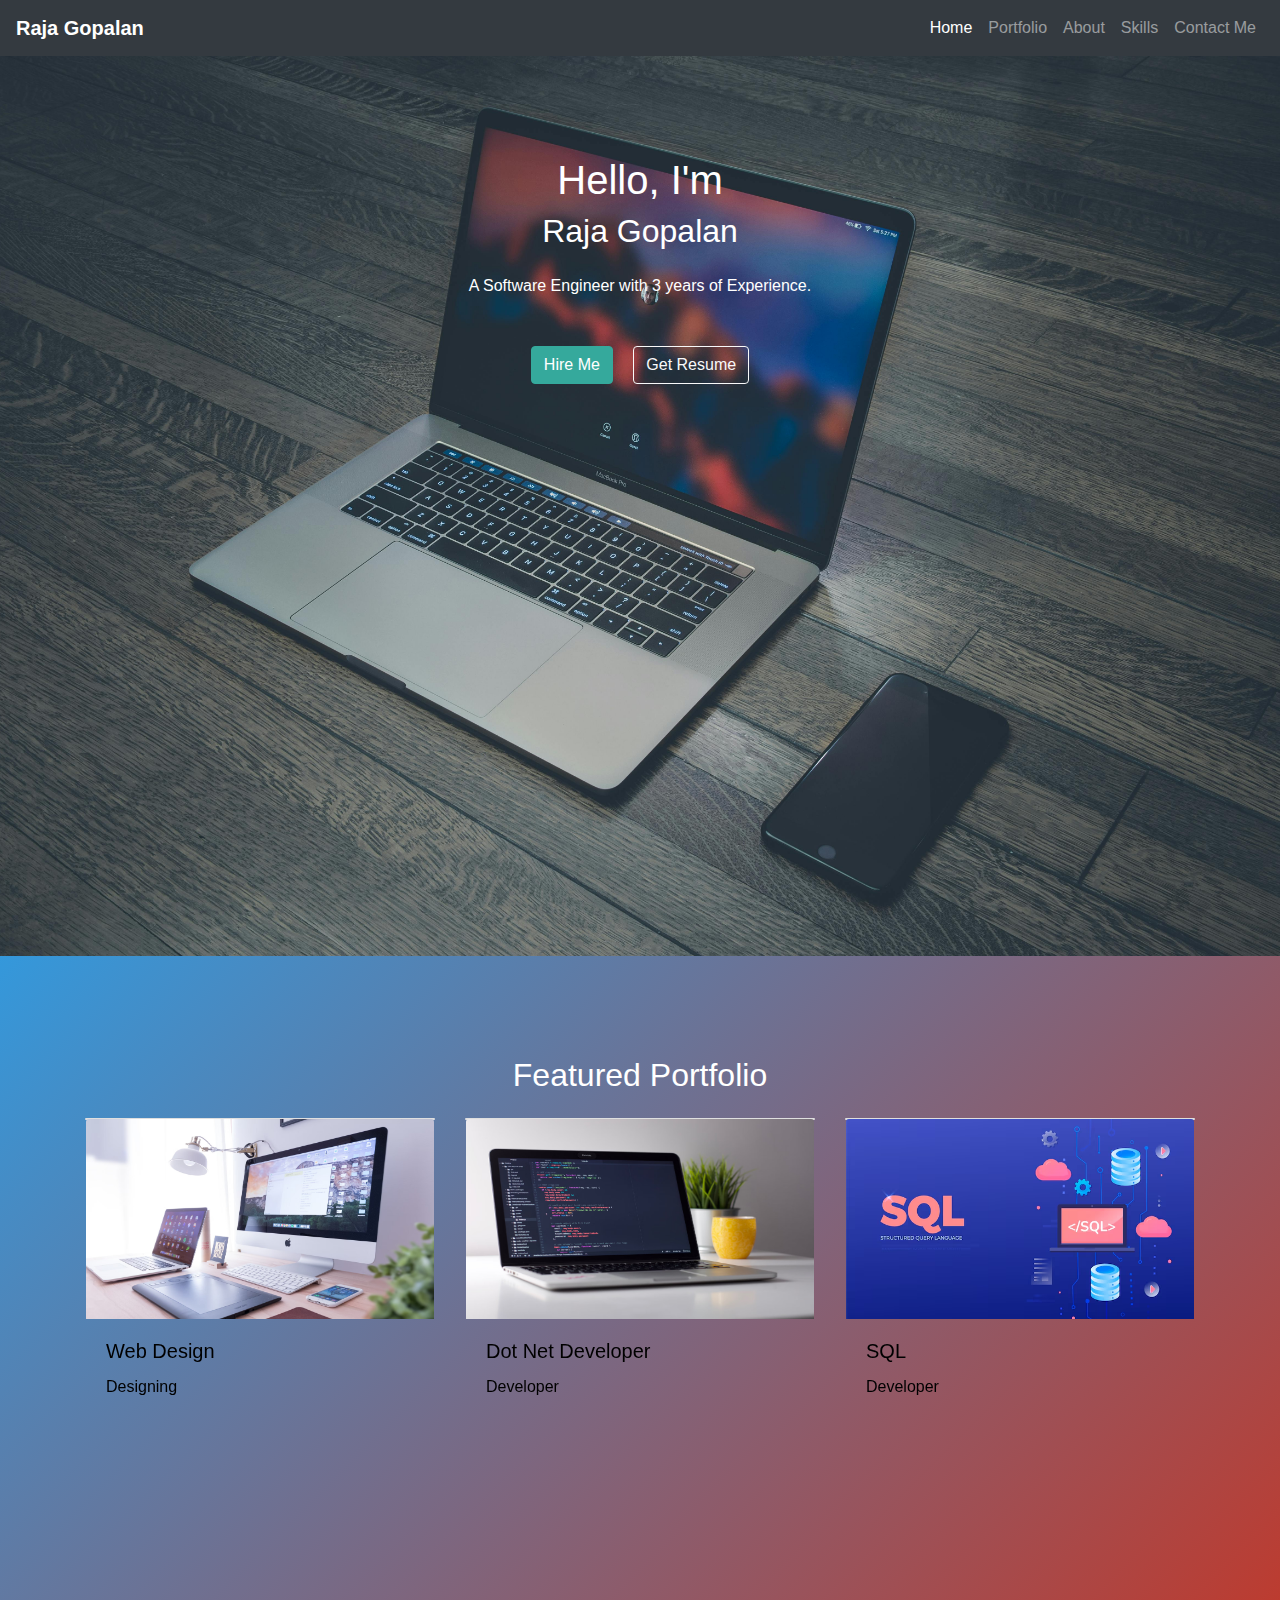
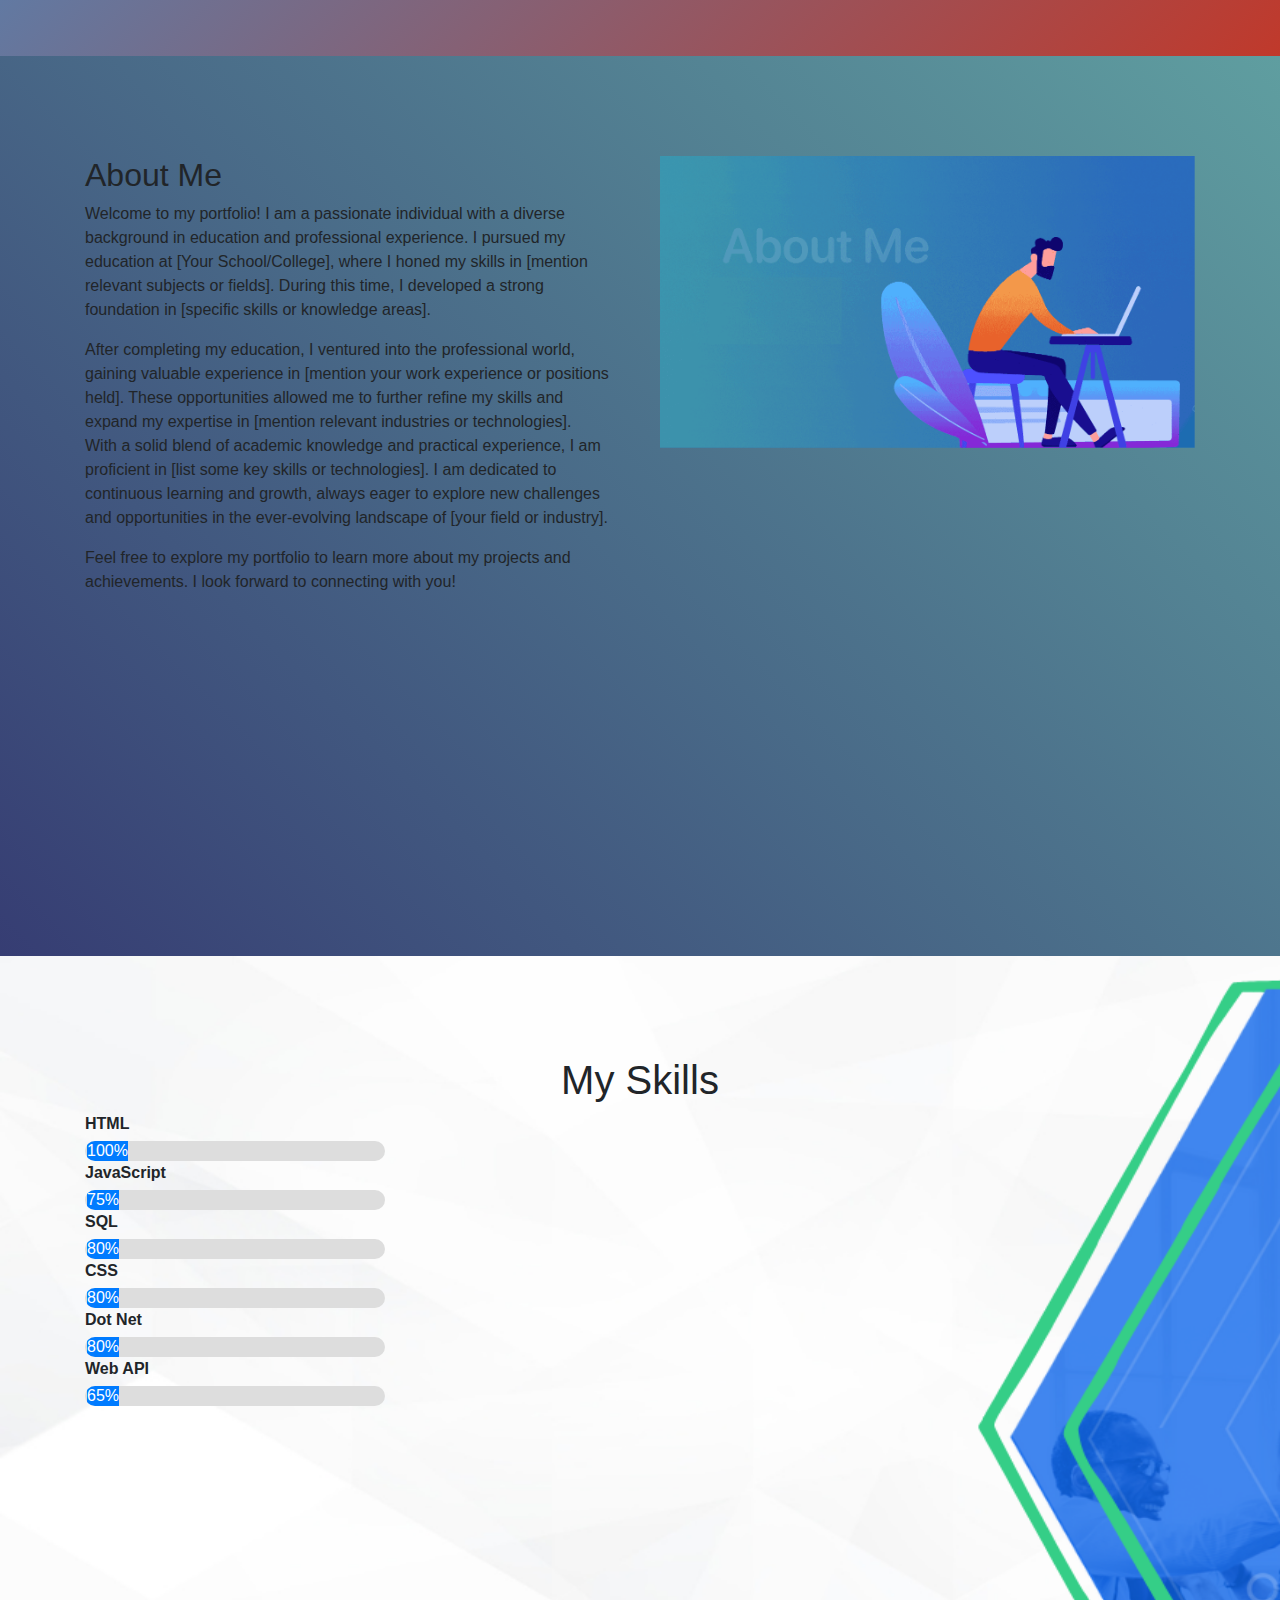
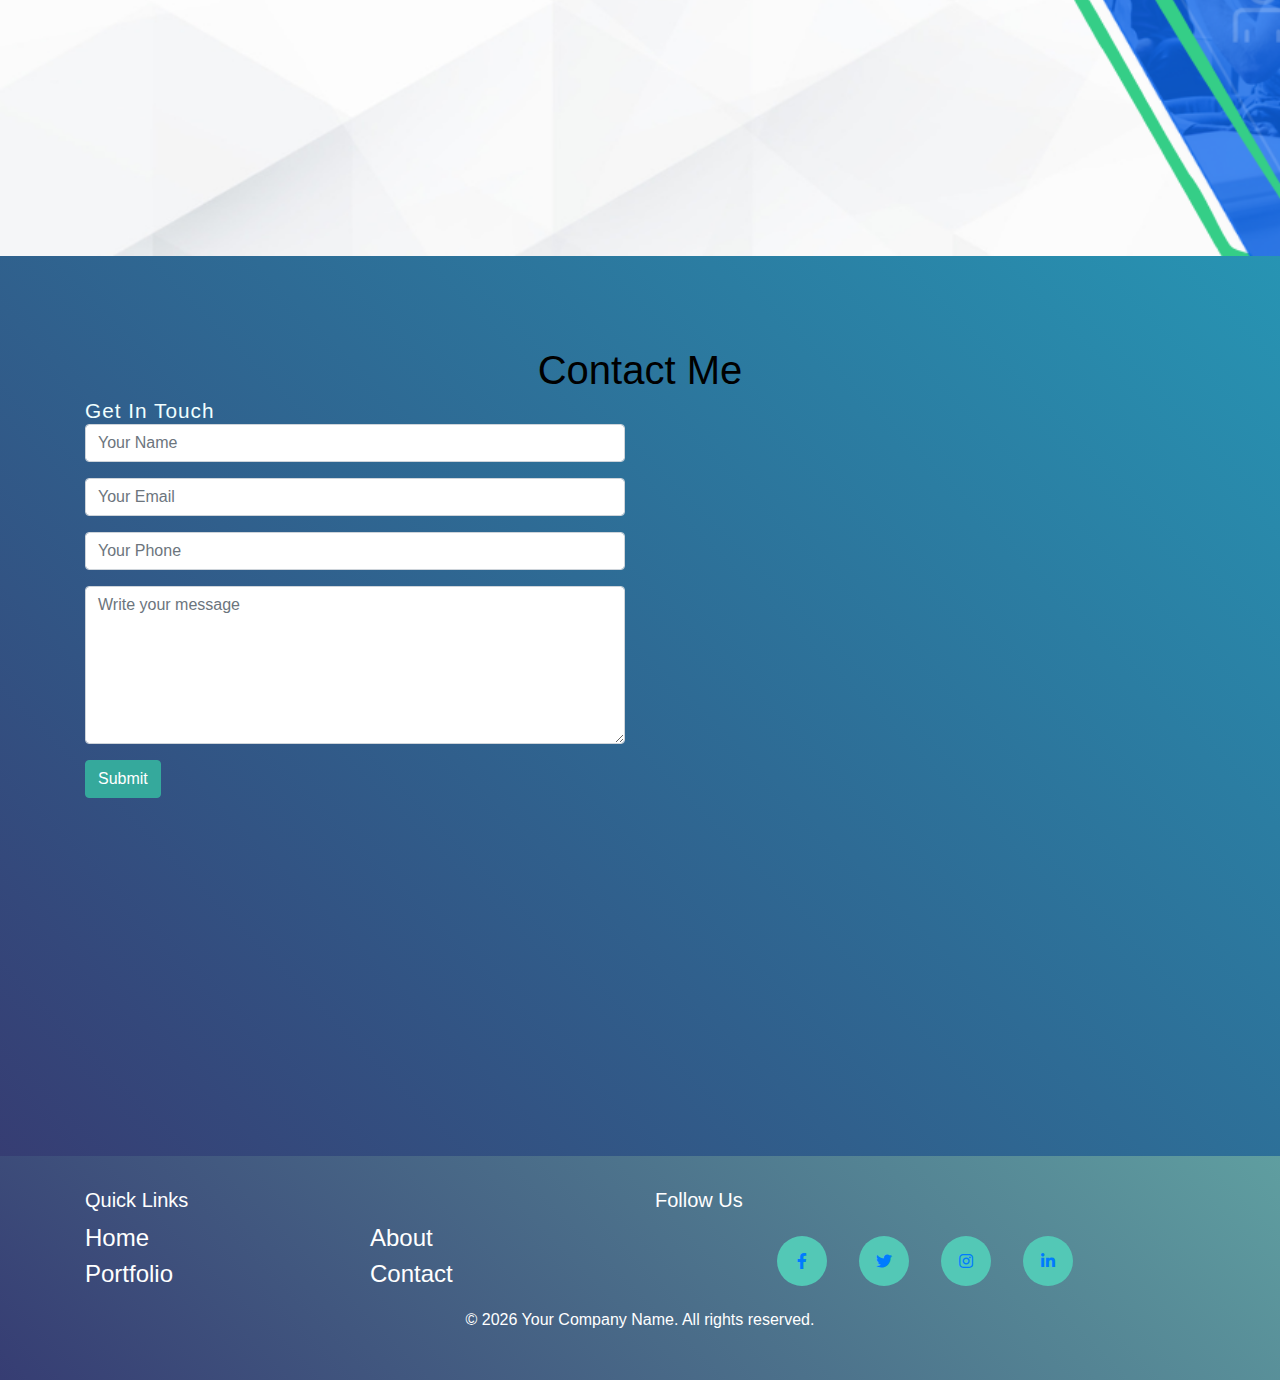
<file: PortFolioProject/Default.html>
﻿<!DOCTYPE html>
<html lang="en">
<head>
    <meta charset="UTF-8">
    <meta name="viewport" content="width=device-width, initial-scale=1.0">
    <title>My Portfolio</title>
    <!-- Bootstrap CSS -->
    <link href="https://maxcdn.bootstrapcdn.com/bootstrap/4.5.2/css/bootstrap.min.css" rel="stylesheet">
    <link rel="stylesheet" href="https://cdnjs.cloudflare.com/ajax/libs/font-awesome/5.15.4/css/all.min.css">
    <link rel="stylesheet" href="MySite.css">
</head>
<body>

    <nav class="navbar navbar-expand-lg navbar-dark bg-dark sticky-top">
        <a class="navbar-brand" href="#">Raja Gopalan</a>
        <button class="navbar-toggler" type="button" data-toggle="collapse" data-target="#navbarNav" aria-controls="navbarNav" aria-expanded="false" aria-label="Toggle navigation">
            <span class="navbar-toggler-icon"></span>
        </button>
        <div class="collapse navbar-collapse" id="navbarNav">
            <ul class="navbar-nav ml-auto">
                <li class="nav-item active">
                    <a class="nav-link" href="#home-section">Home</a>
                </li>
                <li class="nav-item">
                    <a class="nav-link" href="#portfolio-section">Portfolio</a>
                </li>
                <li class="nav-item">
                    <a class="nav-link" href="#about-section">About</a>
                </li>
                <li class="nav-item">
                    <a class="nav-link" href="#Skills">Skills</a>
                </li>
                <li class="nav-item">
                    <a class="nav-link" href="#contact">Contact Me</a>
                </li>
            </ul>
        </div>
    </nav>

    <section class="home-section" id="home-section">
        <div class="container">
            <div class="row">
                <div class="col-md-8 offset-md-2">
                    <h1>Hello, I'm</h1>
                    <h2 class="mb-4">Raja Gopalan</h2>
                    <p>A Software Engineer with 3 years of Experience.</p>
                    <div class="mt-5">
                        <a href="#contact" class="btn btn-primary mr-3">Hire Me</a>
                        <a href="MyResume.docx" download class="btn btn-outline-light">Get Resume</a>
                    </div>
                </div>
            </div>
        </div>
    </section>

    <section class="portfolio-section" id="portfolio-section">
        <div class="container">
            <h2 class="text-center mb-4">Featured Portfolio</h2>
            <div class="row">
                <div class="col-md-4">
                    <div class="card">
                        <div class="card-inner">
                            <div class="card-front">
                                <img src="Images/Designer.jpg" class="card-img-top" alt="Web Design">
                                <div class="card-body">
                                    <h5 class="card-title">Web Design</h5>
                                    <p class="card-text">Designing</p>
                                </div>
                            </div>
                            <div class="card-back">
                                <div class="card-body">
                                    <p><strong>Responsive Design:</strong> Creating websites that adapt flawlessly to different devices.</p>
                                    <p><strong>User-Centric Approach:</strong> Crafting intuitive interfaces focused on user needs.</p>
                                    <p><strong>Cross-Browser Compatibility:</strong> Ensuring website functionality and design consistency across various web browsers</p>
                                    <p><strong>Visual Aesthetics:</strong> Designing visually engaging and modern web experiences.</p>
                                    <p><strong>Efficient Problem Solving:</strong> Capable of quickly identifying and resolving design challenges to deliver optimal solutions for clients and end-users.</p>
                                </div>
                            </div>
                        </div>
                    </div>
                </div>

                <div class="col-md-4">
                    <div class="card">
                        <div class="card-inner">
                            <div class="card-front">
                                <img src="Images/Developer.jpg" class="card-img-top" alt="Web Developer">
                                <div class="card-body">
                                    <h5 class="card-title">Dot Net Developer</h5>
                                    <p class="card-text">Developer</p>
                                </div>
                            </div>
                            <div class="card-back">
                                <div class="card-body">
                                    <p><strong>Object-Oriented Programming:</strong> Proficient in C# for efficient code organization and maintenance.</p>
                                    <p><strong>.NET Framework Expertise:</strong> Skilled in .NET framework for robust and scalable applications.</p>
                                    <p><strong>Database Integration:</strong> Experienced in integrating databases with C# applications using Entity Framework or ADO.NET.</p>
                                    <p><strong>Web Development:</strong> Capable of building web applications using ASP.NET MVC or ASP.NET Core.</p>
                                    <p><strong>Problem-Solving Skills:</strong> Proficient at solving complex problems using C# for optimal performance.</p>
                                </div>
                            </div>
                        </div>
                    </div>
                </div>

                <div class="col-md-4">
                    <div class="card">
                        <div class="card-inner">
                            <div class="card-front">
                                <img src="Images/SQL.jpg" class="card-img-top" alt="SQL Server">
                                <div class="card-body">
                                    <h5 class="card-title">SQL</h5>
                                    <p class="card-text">Developer</p>
                                </div>
                            </div>
                            <div class="card-back">
                                <div class="card-body">
                                    <p><strong>Database Design:</strong> Proficient in designing efficient database schemas and ensuring data integrity using SQL.</p>
                                    <p><strong>Query Optimization:</strong> Skilled at writing optimized SQL queries and enhancing database performance.</p>
                                    <p><strong>Data Manipulation:</strong> Experienced in performing complex data tasks using SQL.</p>
                                    <p><strong>Stored Procedures and Functions:</strong> Expertise in developing database objects to improve application performance.</p>
                                    <p><strong>Performance Tuning:</strong> Proficient at diagnosing and resolving performance issues in SQL Server databases.</p>
                                </div>
                            </div>
                        </div>
                    </div>
                </div>


                <!--<div class="col-md-4">
                    <div class="card shake">
                        <img src="Images/Developer.jpg" class="card-img-top" alt="Web Development">
                        <div class="card-body">
                            <h5 class="card-title">Web Development</h5>
                            <p class="card-text">Development</p>
                        </div>
                    </div>
                </div>
                <div class="col-md-4">
                    <div class="card shake">
                        <img src="Images/SQL.jpg" class="card-img-top" alt="SQL Backend">
                        <div class="card-body">
                            <h5 class="card-title">SQL Backend</h5>
                            <p class="card-text">Backend</p>
                        </div>
                    </div>
                </div>-->
            </div>
        </div>
    </section>

    <section class="about-section" id="about-section">
        <div class="container">
            <div class="row">
                <div class="col-md-6 about-content">
                    <h2>About Me</h2>
                    <p>
                        Welcome to my portfolio! I am a passionate individual with a diverse background in education and professional experience.

                        I pursued my education at [Your School/College], where I honed my skills in [mention relevant subjects or fields]. During this time, I developed a strong foundation in [specific skills or knowledge areas].

                    </p>After completing my education, I ventured into the professional world, gaining valuable experience in [mention your work experience or positions held]. These opportunities allowed me to further refine my skills and expand my expertise in [mention relevant industries or technologies].
                    <p>
                        With a solid blend of academic knowledge and practical experience, I am proficient in [list some key skills or technologies]. I am dedicated to continuous learning and growth, always eager to explore new challenges and opportunities in the ever-evolving landscape of [your field or industry].
                    </p>
                    <p>
                        Feel free to explore my portfolio to learn more about my projects and achievements. I look forward to connecting with you!
                    </p>
                </div>
                <div class="col-md-6 about-image">
                    <img src="Images/About-Me.png" alt="About Image">
                </div>
            </div>
        </div>
    </section>

    <!-- Services Section -->
    <section class="skill-name-section" id="Skills">
        <div class="services-heading">
            <h1 class="my-Services-heading text-center">My Skills</h1>
        </div>
        <div class="container">
            <div class="row">
                <div class="col-md-3">
                    <div class="skill">
                        <div class="skill-name">HTML</div>
                        <div class="progress-bar" style="--percentage: 100%;" data-percentage="100"></div>
                    </div>
                    <div class="skill">
                        <div class="skill-name">JavaScript</div>
                        <div class="progress-bar" style="--percentage: 75%;" data-percentage="75"></div>
                    </div>
                    <div class="skill">
                        <div class="skill-name">SQL</div>
                        <div class="progress-bar" style="--percentage: 90%;" data-percentage="80"></div>
                    </div>
                    <div class="skill">
                        <div class="skill-name">CSS</div>
                        <div class="progress-bar" style="--percentage: 90%;" data-percentage="80"></div>
                    </div>
                    <div class="skill">
                        <div class="skill-name">Dot Net</div>
                        <div class="progress-bar" style="--percentage: 80%;" data-percentage="80"></div>
                    </div>
                    <div class="skill">
                        <div class="skill-name">Web API</div>
                        <div class="progress-bar" style="--percentage: 55%;" data-percentage="65"></div>
                    </div>
                </div>
            </div>

        </div>
    </section>

    <!-- Contact Me section -->
    <section class="contact" id="contact">
        <div class="container">
            <div class="contact-heading text-center">
                <h1 class="my-Contact-heading">Contact Me</h1>
            </div>
            <div class="row contact-content">
                <div class="col-md-6">
                    <div class="contact-form-container">
                        <h1 class="greet-heading">Get In Touch</h1>
                        <form class="contact-form" onsubmit="return validateContactForm()">
                            <div class="form-row">
                                <div class="form-group col-md-12">
                                    <input id="form-name" class="form-control" type="text" placeholder="Your Name">
                                    <span id="name-error" class="error"></span>
                                </div>
                                <div class="form-group col-md-12">
                                    <input id="form-email" class="form-control" type="text" placeholder="Your Email">
                                    <span id="email-error" class="error"></span>
                                </div>
                                <div class="form-group col-md-12">
                                    <input id="form-phone" class="form-control" type="text" placeholder="Your Phone">
                                    <span id="phone-error" class="error"></span>
                                </div>
                                <div class="form-group col-md-12">
                                    <textarea id="form-message" class="form-control" placeholder="Write your message" name="message" cols="30" rows="6"></textarea>
                                    <span id="message-error" class="error"></span>
                                </div>
                            </div>
                            <button type="submit" class="btn btn-primary">Submit</button>
                        </form>
                    </div>
                </div>
            </div>
        </div>
    </section>

    <footer class="footer">
        <div class="container">
            <div class="row">
                <!-- Your footer content -->
            </div>
        </div>
        <div class="footer-bottom">
            <div class="container">
                <div class="row">
                    <div class="col-md-6">
                        <h5>Quick Links</h5>
                        <div class="row">
                            <div class="col-md-6">
                                <ul class="list-unstyled">
                                    <li><a href="#" class="footer-links">Home</a></li>
                                    <li><a href="#" class="footer-links">Portfolio</a></li>

                                </ul>
                            </div>
                            <div class="col-md-6">
                                <ul class="list-unstyled">
                                    <li><a href="#" class="footer-links">About</a></li>
                                    <li><a href="#" class="footer-links">Contact</a></li>
                                </ul>
                            </div>
                        </div>
                    </div>
                    <div class="col-md-6">
                        <h5>Follow Us</h5>
                        <div class="social-links">
                            <a href="#" class="footer-list-items"><i class="fab fa-facebook-f"></i></a>
                            <a href="#" class="footer-list-items"><i class="fab fa-twitter"></i></a>
                            <a href="#" class="footer-list-items"><i class="fab fa-instagram"></i></a>
                            <a href="#" class="footer-list-items"><i class="fab fa-linkedin-in"></i></a>
                        </div>
                    </div>
                </div>
                <div class="row">
                    <div class="col-md-12">
                        <p class="text-center">&copy; <span id="currentYear"></span> Your Company Name. All rights reserved.</p>
                    </div>
                </div>
            </div>
        </div>
    </footer>
    <!-- Bootstrap JS (optional, for responsive navbar toggle) -->
    <script src="https://ajax.googleapis.com/ajax/libs/jquery/3.5.1/jquery.min.js"></script>
    <script src="https://cdnjs.cloudflare.com/ajax/libs/popper.js/1.16.0/umd/popper.min.js"></script>
    <script src="https://maxcdn.bootstrapcdn.com/bootstrap/4.5.2/js/bootstrap.min.js"></script>
    <script src="Scripts//script.js"></script>
</body>
</html>
</file>
<file: PortFolioProject/MySite.css>
﻿/* Custom CSS for Navbar */
.navbar-brand {
    color: #fff; /* Color for the logo/name */
    font-weight: bold;
}

.navbar-nav .nav-link {
    color: #fff; /* Color for menu links */
}

    .navbar-nav .nav-link:hover {
        color: #ffd700; /* Color for menu links on hover */
    }

/* Custom CSS for Home Section */
.home-section {
    background-image: url('Images/heroImg3.jpg'); /* Replace 'background-image.jpg' with your image path */
    background-size: cover;
    background-position: center;
    color: #fff;
    padding: 100px 0;
    text-align: center;
    height: 100vh;
}

.btn-primary {
    background-color: #35A99C; /* Primary button color */
    border-color: #35A99C;
}

    .btn-primary:hover {
        background-color: #2794B3; /* Button color on hover */
        border-color: #2794B3;
    }

/* Custom CSS for Portfolio Section */
.portfolio-section {
    padding: 100px 0;
    height: 700px;
    background: linear-gradient(135deg, #3498db, #c0392b);
    color: white;
}

.card {
    height: 100%;
}

.card-body{
    color:black;
}
.card img {
    height: 200px; /* Adjust as needed */
}
/* Custom CSS for About Section */
.about-section {
    padding: 100px 0;
    background: linear-gradient(45deg, #363D73, #5F9EA0);
    height: 100vh;
}

.about-content {
    padding-right: 20px;
}

.about-image {
    padding-left: 20px;
}

    .about-image img {
        max-width: 100%;
        height: auto;
    }
/* Skills Section CSS*/
.skill-name-section {
    padding: 100px 0;
    height: 100vh;
    background-image: url('Images/skills-two-bg.png');
    background-repeat: no-repeat;
    background-size: cover;
}
.skill-name {
    font-weight: bold;
    margin-bottom: 5px;
}

my-Services-heading {
    font-size: 2.5rem;
    margin: 0;
    color: black;
}

.center-row {
    display: flex !important;
    justify-content: center !important;
}

.progress-bar {
    width: 300px;
    height: 20px;
    background-color: #ddd;
    border-radius: 10px;
    position: relative;
    overflow: hidden;
}

    .progress-bar::after {
        content: attr(data-percentage) "%";
        position: absolute;
        top: 50%;
        left: 2px;
        line-height: 20px;
        border-inline-color: white;
        transform: translateY(-50%);
        height: 100%;
        background-color: #007bff;
        animation: fill 2s ease-out forwards;
        color: white;
    }

@keyframes fill {
    from {
        width: 0;
    }

    to {
        width: var(--percentage);
    }
}

.greet-heading {
    font-size: 1.3rem;
    font-weight: lighter;
    margin: 0;
    letter-spacing: 1px;
    color: azure;
}

.my-Contact-heading {
    font-size: 2.5rem;
    margin: 0;
    color: black;
}

.form-controls {
    width: 100%;
    padding: 10px 0;
    margin: 1.67rem 0;
}

.form-btn {
    width: 100%;
}

.contact {
    background: linear-gradient(45deg, #363D73, #2794B3);
    height: 100vh;
}

.contact-heading {
    font-size: 1.1rem;
    font-weight: bold;
    margin-bottom: 5px;
    padding-top:90px;
}

.contact-text {
    margin-bottom: 20px;
}
/*footer section*/
.footer {
    background: linear-gradient(45deg, #363D73, #5F9EA0);
    color: #fff;
    padding: 2rem;
}

.remove-bottom-border {
    margin-bottom: 0 !important;
    padding-bottom:50px;
}

.footer-list-items {
    display: flex;
    align-items: center;
    justify-content: center;
    height: 50px;
    width: 50px;
    margin: 1rem 1rem 0 1rem;
    border-radius: 50%;
    background-color: #53C8B6;
}

.footer-links {
    font-size: 24px;
    color: #fff;
    text-decoration: none;
}

.social-links {
    display: flex;
    align-items: center;
    justify-content: center;
}

.error {
    color: red;
}

/* Flip Animation */
.card {
    perspective: 1000px;
    position: relative; /* Added */
}

.card-inner {
    transition: transform 0.5s;
    transform-style: preserve-3d;
}

.card:hover .card-inner {
    transform: rotateY(180deg);
}

.card-front,
.card-back {
    backface-visibility: hidden;
    position: absolute;
    top: 0;
    left: 0;
    width: 100%; /* Added */
    height: 100%; /* Added */
}

.card-front {
    z-index: 2;
}

.card-back {
    transform: rotateY(180deg);
}

    .card-back .card-body {
        padding: 20px;
        text-align: center; /* Center the text */
    }
</file>
